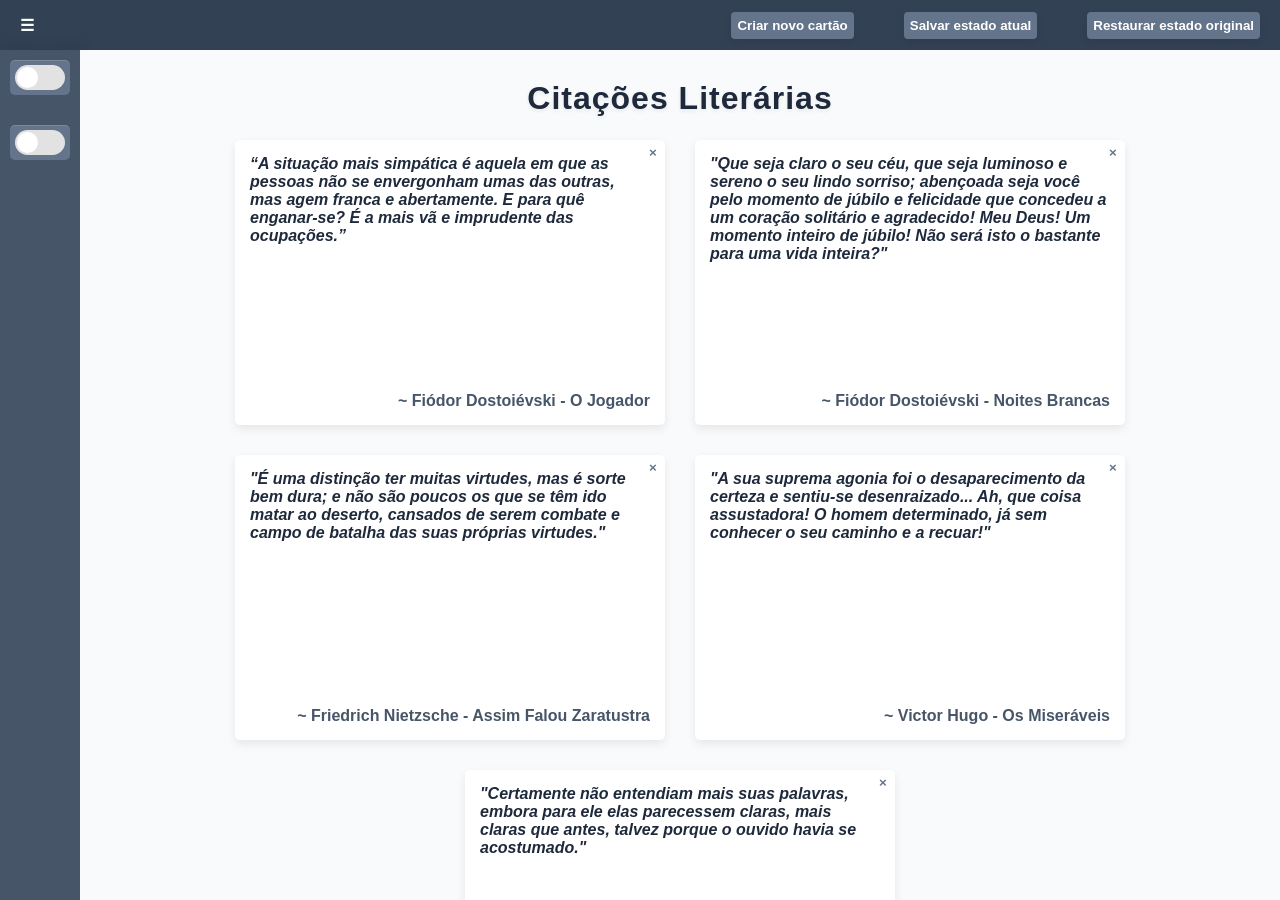
<file: index.html>
<!DOCTYPE html>
<html lang="pt-br">

<head>
    <meta charset="UTF-8">
    <meta name="viewport" content="width=device-width, initial-scale=1.0">
    <meta name="author" content="brunolimadsdev">
    <meta name="desciption" content="Sistema web criado com o objetivo de estudar DOM.">
    <meta name="keywords" content="citações, filosofia, literatura">
    <title>Citações Literárias</title>

    <link rel="stylesheet" href="style.css">
</head>

<body>
    <div id="container">
        <header>
            <label for="checkbox-nav">☰</label>
            <input type="checkbox" id="checkbox-nav">

            <div id="conjunto-botoes">
                <button id="criar-cartao">Criar novo cartão</button>
                <button id="salvar">Salvar estado atual</button>
                <button id="restaurar">Restaurar estado original</button>
            </div>
        </header>

        <div id="nav-main">
            <nav>
                <div id="conjunto-fonte">
                    <label for="fonte">Tamanho da fonte</label>

                    <div id="conjunto-valor">
                        <input type="range" id="fonte" min="14" max="18" value="16">
                        <span id="fonte-atual">16</span>
                    </div>
                </div>

                <div class="label-input">
                    <label for="noturno">Modo noturno</label>
                    <input type="checkbox" id="noturno" class="interruptor">
                </div>

                <div class="label-input">
                    <label for="contraste">Alto contraste</label>
                    <input type="checkbox" id="contraste" class="interruptor">
                </div>
            </nav>

            <main id="principal">
                <h1>Citações Literárias</h1>

                <div class="cartao">
                    <button class="excluir">×</button>
                    <p><i>“A situação mais simpática é aquela em que as pessoas não se envergonham umas das outras, mas agem franca e abertamente. E para quê enganar-se? É a mais vã e imprudente das ocupações.”</i></p>
                    <span>~ Fiódor Dostoiévski - O Jogador</span>
                </div>

                <div class="cartao">
                    <button class="excluir">×</button>
                    <p><i>"Que seja claro o seu céu, que seja luminoso e sereno o seu lindo sorriso; abençoada seja você pelo momento de júbilo e felicidade que concedeu a um coração solitário e agradecido! Meu Deus! Um momento inteiro de júbilo! Não será isto o bastante para uma vida inteira?"</i></p>
                    <span>~ Fiódor Dostoiévski - Noites Brancas</span>
                </div>

                <div class="cartao">
                    <button class="excluir">×</button>
                    <p><i>"É uma distinção ter muitas virtudes, mas é sorte bem dura; e não são poucos os que se têm ido matar ao deserto, cansados de serem combate e campo de batalha das suas próprias virtudes."</i></p>
                    <span>~ Friedrich Nietzsche - Assim Falou Zaratustra</span>
                </div>

                <div class="cartao">
                    <button class="excluir">×</button>
                    <p><i>"A sua suprema agonia foi o desaparecimento da certeza e sentiu-se desenraizado... Ah, que coisa assustadora! O homem determinado, já sem conhecer o seu caminho e a recuar!"</i></p>
                    <span>~ Victor Hugo - Os Miseráveis</span>
                </div>

                <div class="cartao">
                    <button class="excluir">×</button>
                    <p><i>"⁠Certamente não entendiam mais suas palavras, embora para ele elas parecessem claras, mais claras que antes, talvez porque o ouvido havia se acostumado."</i></p>
                    <span>~ Franz Kafka - A Metamorfose</span>
                </div>
            </main>
        </div>
    </div>

    <script src="script.js"></script>
</body>

</html>
</file>
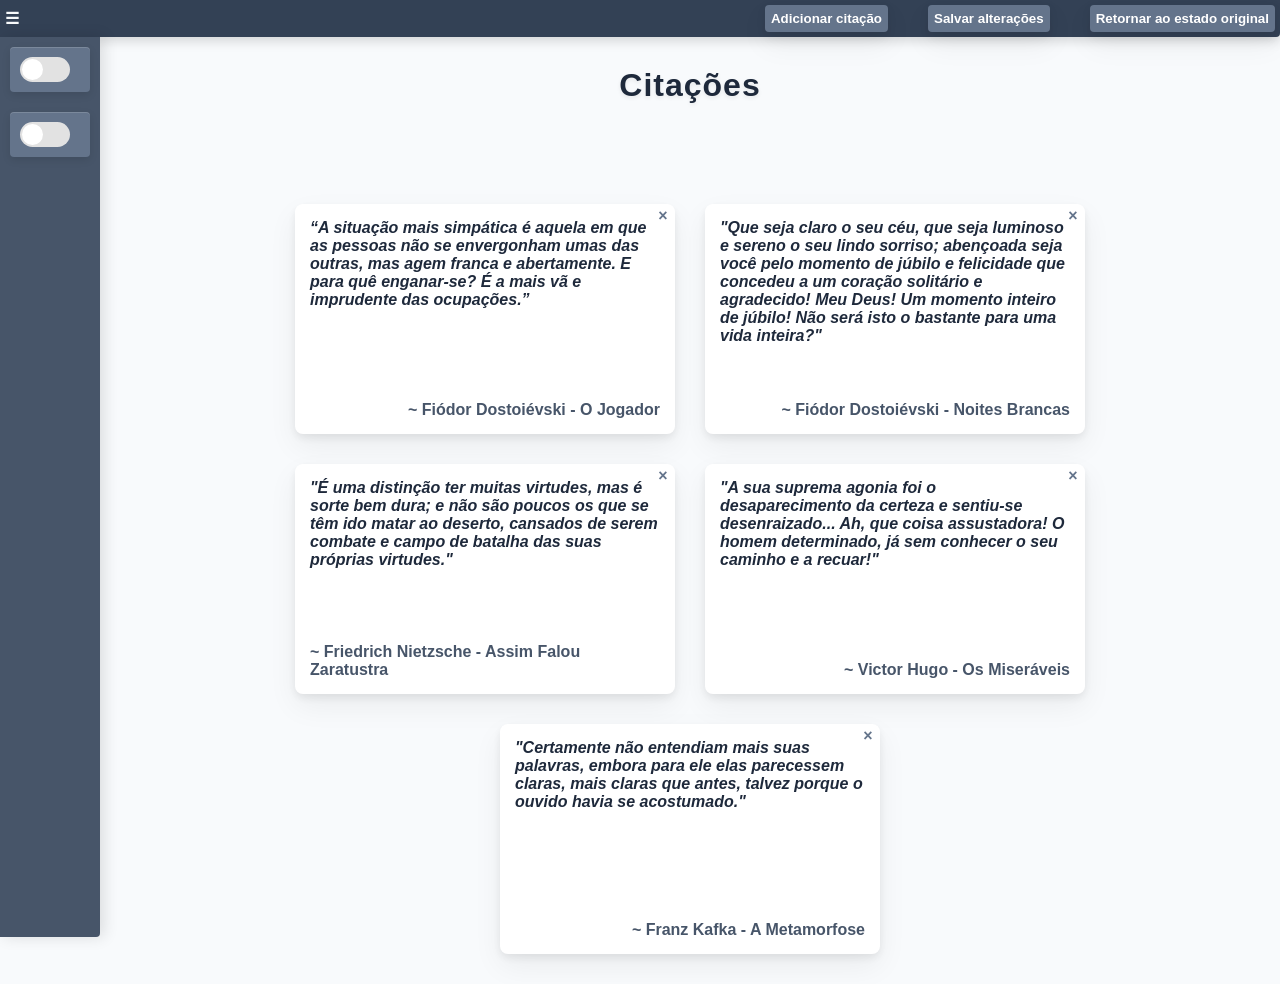
<file: citacoes.html>
<!DOCTYPE html>
<html lang="pt-br">

<head>
    <meta charset="UTF-8">
    <meta name="viewport" content="width=device-width, initial-scale=1.0">
    <meta name="author" content="brunolimadsdev">
    <meta name="desciption" content="Site criado com o objetivo de estudar DOM e localStorage.">
    <meta name="keywords" content="citações, filosofia, literatura">
    <title>Citações</title>

    <link rel="stylesheet" href="citacoes.css">
</head>

<body>
    <div id="container">
        <header>
            <label for="expandir-sidebar" id="icone-expandir-sidebar">☰</label>
            <input type="checkbox" id="expandir-sidebar">

            <div id="conjunto-opcoes">
                <button id="nova-citacao">Adicionar citação</button>
                <button id="salvar-estado">Salvar alterações</button>
                <button id="resetar">Retornar ao estado original</button>
            </div>
        </header>

        <div id="uniao">
            <nav>
                <div id="div-fonte">
                    <label for="fonte">Tamanho da fonte</label>

                    <div id="mostrar-valor">
                        <input type="range" id="fonte" min="12" max="20" value="16">
                        <span id="valor-fonte">16</span>
                    </div>
                </div>

                <div class="div-interruptores">
                    <label for="noturno">Modo noturno</label>
                    <input type="checkbox" id="noturno" class="interruptor">
                </div>

                <div class="div-interruptores">
                    <label for="contraste">Alto contraste</label>
                    <input type="checkbox" id="contraste" class="interruptor">
                </div>
            </nav>
            
            <main>
                <h1>Citações</h1>

                <div id="expositor-citacoes">
                    <div class="cartao">
                        <button class="apagar-cartao">×</button>
                        <p><i>“A situação mais simpática é aquela em que as pessoas não se envergonham umas das outras, mas agem franca e abertamente. E para quê enganar-se? É a mais vã e imprudente das ocupações.”</i></p>
                        <span>~ Fiódor Dostoiévski - O Jogador</span>
                    </div>

                    <div class="cartao">
                        <button class="apagar-cartao">×</button>
                        <p><i>"Que seja claro o seu céu, que seja luminoso e sereno o seu lindo sorriso; abençoada seja você pelo momento de júbilo e felicidade que concedeu a um coração solitário e agradecido! Meu Deus! Um momento inteiro de júbilo! Não será isto o bastante para uma vida inteira?"</i></p>
                        <span>~ Fiódor Dostoiévski - Noites Brancas</span>
                    </div>

                    <div class="cartao">
                        <button class="apagar-cartao">×</button>
                        <p><i>"É uma distinção ter muitas virtudes, mas é sorte bem dura; e não são poucos os que se têm ido matar ao deserto, cansados de serem combate e campo de batalha das suas próprias virtudes."</i></p>
                        <span>~ Friedrich Nietzsche - Assim Falou Zaratustra</span>
                    </div>

                    <div class="cartao">
                        <button class="apagar-cartao">×</button>
                        <p><i>"A sua suprema agonia foi o desaparecimento da certeza e sentiu-se desenraizado... Ah, que coisa assustadora! O homem determinado, já sem conhecer o seu caminho e a recuar!"</i></p>
                        <span>~ Victor Hugo - Os Miseráveis</span>
                    </div>

                    <div class="cartao">
                        <button class="apagar-cartao">×</button>
                        <p><i>"⁠Certamente não entendiam mais suas palavras, embora para ele elas parecessem claras, mais claras que antes, talvez porque o ouvido havia se acostumado."</i></p>
                        <span>~ Franz Kafka - A Metamorfose</span>
                    </div>
                </div>
            </main>
        </div>
    </div>

    <script src="citacoes.js"></script>
</body>

</html>
</file>
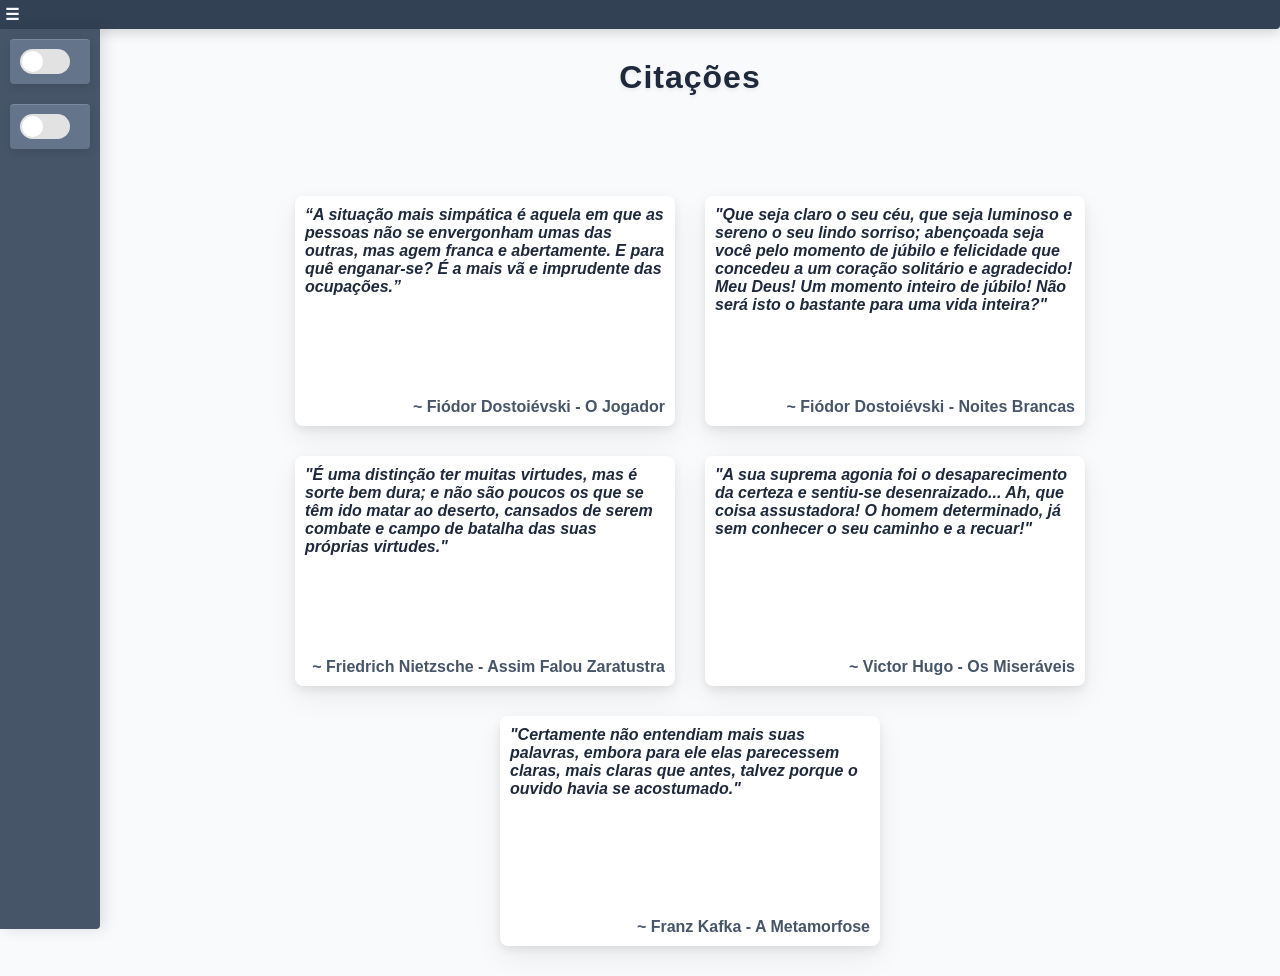
<file: teste.html>
<!DOCTYPE html>
<html lang="pt-br">

<head>
    <meta charset="UTF-8">
    <meta name="viewport" content="width=device-width, initial-scale=1.0">
    <title>Praticando DOM e localStorage</title>

    <link rel="stylesheet" href="teste.css">
</head>

<body>
    <div id="container">
        <header>
            <label for="expandir-sidebar" id="icone-expandir-sidebar">☰</label>
            <input type="checkbox" id="expandir-sidebar">
        </header>

        <div id="uniao">
            <nav>
                <div id="div-fonte">
                    <label for="fonte">Tamanho da fonte</label>

                    <div id="mostrar-valor">
                        <input type="range" id="fonte" min="12" max="20" value="16">
                        <span id="valor-fonte">16</span>
                    </div>
                </div>

                <div class="div-interruptores">
                    <label for="noturno">Modo noturno</label>
                    <input type="checkbox" id="noturno" class="interruptor">
                </div>

                <div class="div-interruptores">
                    <label for="contraste">Alto contraste</label>
                    <input type="checkbox" id="contraste" class="interruptor">
                </div>
            </nav>
            
            <main>
                <h1>Citações</h1>

                <div id="expositor-citações">
                    <div class="cartao">
                        <p><i>“A situação mais simpática é aquela em que as pessoas não se envergonham umas das outras, mas agem franca e abertamente. E para quê enganar-se? É a mais vã e imprudente das ocupações.”</i></p>
                        <span>~ Fiódor Dostoiévski - O Jogador</span>
                    </div>

                    <div class="cartao">
                        <p><i>"Que seja claro o seu céu, que seja luminoso e sereno o seu lindo sorriso; abençoada seja você pelo momento de júbilo e felicidade que concedeu a um coração solitário e agradecido! Meu Deus! Um momento inteiro de júbilo! Não será isto o bastante para uma vida inteira?"</i></p>
                        <span>~ Fiódor Dostoiévski - Noites Brancas</span>
                    </div>

                    <div class="cartao">
                        <p><i>"É uma distinção ter muitas virtudes, mas é sorte bem dura; e não são poucos os que se têm ido matar ao deserto, cansados de serem combate e campo de batalha das suas próprias virtudes."</i></p>
                        <span>~ Friedrich Nietzsche - Assim Falou Zaratustra</span>
                    </div>

                    <div class="cartao">
                        <p><i>"A sua suprema agonia foi o desaparecimento da certeza e sentiu-se desenraizado... Ah, que coisa assustadora! O homem determinado, já sem conhecer o seu caminho e a recuar!"</i></p>
                        <span>~ Victor Hugo - Os Miseráveis</span>
                    </div>

                    <div class="cartao">
                        <p><i>"⁠Certamente não entendiam mais suas palavras, embora para ele elas parecessem claras, mais claras que antes, talvez porque o ouvido havia se acostumado."</i></p>
                        <span>~ Franz Kafka - A Metamorfose</span>
                    </div>
                </div>
            </main>
        </div>
    </div>

    <script src="teste.js"></script>
</body>

</html>
</file>
<file: style.css>
* {
    box-sizing: border-box;
    margin: 0;
    padding: 0;
}

body {
    font-family: 'Gill Sans', 'Gill Sans MT', Calibri, 'Trebuchet MS', sans-serif;
    font-weight: bold;
    color: #1e293b;
}

#container {
    display: flex;
    flex-direction: column;
    height: 100dvh;
    overflow: hidden;
}

/* HEADER */
header {
    user-select: none;
    display: flex;
    flex-direction: row;
    justify-content: space-between;
    align-items: center;

    padding: 20px;

    width: 100%;
    height: 50px;

    background-color: #334155;
    color: #f8fafc;
}

header label {
    cursor: pointer;
    transition: 0.3s ease;
}

header label:hover {
    color: #93c5fd;
}

#container:has(#checkbox-nav:checked) header label {
    transform: rotate(90deg);
}

header button {
    border: none;
    user-select: none;
    font-weight: bold;

    padding: 6px;
    border-radius: 4px;

    background-color: #64748b;
    color: #fff;
    box-shadow: 0 4px 10px rgba(0,0,0,0.08);
    transition: 0.2s ease;
}

header button:hover {
    cursor: pointer;
    transform: translateY(-2px);
    box-shadow: 0 8px 20px rgba(0,0,0,0.12);
}

#checkbox-nav {
    display: none;
}

#conjunto-botoes {
    display: flex;
    flex-direction: row;

    gap: 50px;
}

/* NAV */
#nav-main {
    flex: 1;
    min-height: 0; /*Salvador da patria. Estudar ele */
    display: flex;
    flex-direction: row;
}

nav {
    user-select: none;
    display: flex;
    flex-direction: column;
    align-items: center;

    width: 80px;

    padding: 10px;
    gap: 30px;

    background-color: #475569;
    color: #f8fafc;
    box-shadow: 4px 0 15px rgba(0,0,0,0.12);
    transition: 0.3s ease;
}

#container:has(#checkbox-nav:checked) nav {
    width: 250px;
}

#conjunto-fonte {
    display: none;
    flex-direction: column;
    justify-content: center;
    align-items: center;

    border-radius: 5px;
    padding: 5px;
    gap: 20px;

    width: 100%;

    background-color: #64748b;
    color: #f8fafc;
    box-shadow: 2px 2px 8px rgba(0,0,0,0.15);
}

#container:has(#checkbox-nav:checked) #conjunto-fonte {
    display: flex;
}

#conjunto-valor {
    display: flex;
    flex-direction: row;
    justify-content: space-between;

    width: 90%;
}

#fonte-atual {
    border-radius: 5px;
    padding: 5px;

    background-color: #334155;
}

#fonte {
    cursor: grab;
}

#fonte:active {
    cursor: grabbing;
}

.label-input {
    display: flex;
    flex-direction: row;
    justify-content: center;
    align-items: center;

    border-radius: 5px;
    padding: 5px;

    width: 100%;

    background-color: #64748b;
    box-shadow: inset 0 1px 0 rgba(255,255,255,0.15);
}

#container:has(#checkbox-nav:checked) .label-input {
    justify-content: space-between;
}

.label-input label {
    display: none;
}

#container:has(#checkbox-nav:checked) .label-input label {
    display: flex;
}

.interruptor {
    cursor: pointer;
    appearance: none;
    -webkit-appearance: none;

    width: 50px;
    height: 25px;

    border-radius: 25px;
    position: relative;
    cursor: pointer;

    background-color: rgb(226, 226, 226);
    transition: 0.3s;
}

.interruptor:checked {
    background-color: #3b82f6;
    box-shadow: 0 0 10px rgba(59,130,246,0.5);
}

.interruptor::before {
    content: "";
    position: absolute;

    width: 21px;
    height: 21px;

    border-radius: 50%;
    top: 2px;
    left: 2px;

    background-color: white;
    transition: 0.3s;
}

.interruptor:checked::before {
    transform: translateX(25px);
}

/* MAIN */
main {
    flex: 1;
    position: relative;
    display: flex;
    flex-wrap: wrap;
    justify-content: center;
    align-items: center;
    overflow-y: auto;

    gap: 30px;
    padding: 90px 20px 20px;

    background-color: #f8fafc;
}

main h1 {
    position: absolute;
    user-select: none;
    letter-spacing: 1px;

    top: 30px;

    color: #1e293b;
    text-shadow: 0 2px 4px rgba(0,0,0,0.08);
}

.cartao {
    position: relative;
    display: flex;
    flex-direction: column;
    align-items: center;

    border-radius: 5px;
    padding: 15px;

    width: 430px;
    height: 285px;

    background-color: #ffffff;
    color: #1e293b;
    box-shadow: 0 4px 10px rgba(0,0,0,0.08);
    transition: 0.3s ease;
}

.cartao:hover {
    transform: translateY(-6px);
    box-shadow: 0 8px 20px rgba(0,0,0,0.12);
}

.excluir {
    user-select: none;
    position: absolute;
    cursor: pointer;
    font-weight: bold;

    border: none;
    border-radius: 5px;
    top: 0;
    right: 0;
    width: 24px;
    height: 24px;

    background-color: transparent;
    color: #64748b;
    transition: 0.2s ease;
}

.excluir:hover {
    color: #ef4444;
}

.cartao span {
    margin-top: auto;
    align-self: flex-end;
    color: #475569;
}

/* MODO NOTURNO */
.modo-noturno main {
    background-color: #121826;
    color: #e5e7eb;
}

.modo-noturno header {
    background-color: #1e293b;
    color: #e5e7eb;
}

.modo-noturno header button {
    background-color: #374151;
}

.modo-noturno nav {
    background-color: #1f2937;
}

.modo-noturno #fonte-atual,
.modo-noturno .label-input,
.modo-noturno #container:has(#checkbox-nav:checked) #conjunto-fonte {
    background-color: #374151;
    color: #e5e7eb;
}

.modo-noturno h1 {
    color: #f9fafb;
    text-shadow: 0 2px 8px rgba(59,130,246,0.25);
}

.modo-noturno .cartao {
    background-color: #1f2937;
    color: #e5e7eb;
    box-shadow: 0 10px 25px rgba(0,0,0,0.4);
}

.modo-noturno .cartao span {
    color: #cbd5e1;
}

.modo-noturno .cartao:hover {
    box-shadow: 0 10px 25px rgba(0,0,0,0.6);
}

.modo-noturno .interruptor {
    background-color: #4b5563;
}

.modo-noturno .interruptor:checked {
    background-color: #60a5fa;
    box-shadow: 0 0 12px rgba(96,165,250,0.5);
}

.modo-noturno input[type="range"] {
    accent-color: #3b82f6;
}

/* ALTO CONTRASTE */
.alto-contraste main {
    background-color: #000;
    color: #fff;
}

.alto-contraste header {
    background-color: #000;
    color: #ffff00;
    border-bottom: 2px solid #ffff00;
}

.alto-contraste header button {
    background-color: transparent;
    border: solid, #ffff00;
}

.alto-contraste header button:hover {
    border-color: #fff;
}

.alto-contraste nav {
    background-color: #000;
    color: #ffff00;
    width: 90px;
    border-right: 2px solid #ffff00;
    box-shadow: none;
}

.alto-contraste #fonte-atual {
    background-color: #ffff00;
    color: #000;
    box-shadow: none;
}

.alto-contraste .label-input,
.alto-contraste #container:has(#checkbox-nav:checked) #conjunto-fonte {
    background-color: #000;
    color: #ffff00;
    border: 2px solid #ffff00;
    box-shadow: none;
}

.alto-contraste .cartao {
    background-color: #000;
    color: #fff;
    border: 3px solid #ffff00;
    box-shadow: none;
}

.alto-contraste .cartao span,
.alto-contraste h1 {
    color: #ffff00;
}

.alto-contraste .cartao:hover {
    border-color: #fff;
}

.alto-contraste .excluir {
    border: none;
    background-color: transparent;
    color: #ffff00;

    transition: 0.2s;
}

.alto-contraste .excluir:hover {
    color: #fff;
}

.alto-contraste .interruptor {
    background-color: #fff;
}

.alto-contraste .interruptor::before {
    background-color: #000;
}

.alto-contraste .interruptor:checked {
    background-color: #ffff00;
    box-shadow: 0 0 15px rgba(255,255,0,0.8);
}

.alto-contraste input[type="range"] {
    accent-color: #ffff00;
}

.alto-contraste header label:hover {
    color: #fff;
}

/* DISPOSITIVOS MOVEIS */
@media (max-width: 768px) {
    header {
        z-index: 1; /* define a profundida de um elemento html em relação aos outros */
    }

    #conjunto-botoes {
        gap: 15px;
    }

    #nav-main {
        flex-direction: column;
    }

    nav {
        flex-direction: row;
        width: 100%;
        height: 0;
        padding: 0;
        gap: 0;
    }

    #conjunto-valor {
        width: 100%;
        gap: 8px;
    }

    .alto-contraste nav {
        width: 100%;
        border-right: 0;
    }

    .label-input {
        display: none;
    }

    #container:has(#checkbox-nav:checked) nav {
        width: 100%;
        height: 150px;
        padding: 20px;
        gap: 20px;
    }

    #container:has(#checkbox-nav:checked) .label-input {
        display: flex;
        flex-direction: column;
        justify-content: center;
        align-items: center;
        text-align: center;
        height: 115px;
        gap: 25px;
    }

    #conjunto-fonte {
        height: 115px;
    }
}

@media (max-width: 720px) {
    header {
        height: 65px;
    }

    header button {
        width: 150px;
        padding: 3px;
    }
    
    #container:has(#checkbox-nav:checked) nav {
        padding: 5px;
        gap: 5px;
    }
}

@media (max-width: 570px) {
    header button {
        width: 120px;
        padding: 1px;
    }

    #conjunto-botoes {
        gap: 5px;
    }
}

@media (max-width: 480px) {
    header {
        padding: 3px 3px 3px 5px;
    }

    header button {
        width: 100px;
        padding: 2px;
        font-size: 12px;
    }

    #container:has(#checkbox-nav:checked) nav {
        padding: 3px;
        gap: 3px;
    }
}
</file>
<file: citacoes.css>
* {
    box-sizing: border-box;
    margin: 0;
    padding: 0;
}

body {
    font-family: 'Gill Sans', 'Gill Sans MT', Calibri, 'Trebuchet MS', sans-serif;
    font-weight: bold;
    color: #1e293b;
}

#container {
    display: flex;
    flex-direction: column;
    height: 100%;
    background-color: #f8fafc;
}

/* Faixa superior */
header {
    display: flex;
    flex-direction: row;
    justify-content: space-between;
    align-items: center;
    padding: 5px;
    width: 100%;
    border-radius: 0 0 4px 0;
    background-color: #334155;
    color: #f8fafc;
    box-shadow: 0 4px 12px rgba(0,0,0,0.15);
}

#expandir-sidebar {
    display: none;
}

#icone-expandir-sidebar {
    cursor: pointer;
    user-select: none;
    transition: transform 0.3s ease, color 0.3s ease;
}

#icone-expandir-sidebar:hover {
    color: #93c5fd;
}

#container:has(#expandir-sidebar:checked) #icone-expandir-sidebar {
    transform: rotate(90deg);
}

header button {
    border: none;
    user-select: none;
    background-color: #64748b;
    color: #fff;
    padding: 6px;
    font-weight: bold;
    border-radius: 4px;
    transition: 0.2s ease;
    box-shadow: 0 4px 10px rgba(0,0,0,0.08), 0 12px 30px rgba(0,0,0,0.06);
}

header button:hover {
    cursor: pointer;
    transform: translateY(-1px);
    box-shadow: 0 8px 20px rgba(0,0,0,0.12), 0 18px 40px rgba(0,0,0,0.10);
}

#conjunto-opcoes {
    display: flex;
    flex-direction: row;
    gap: 40px;
}

/* EXIBICAO PRINCIPAL */

#uniao {
    display: flex;
    flex-direction: row;
    flex: 1; /* faz "uniao ocupar apenas o espaço restante depois que o header tiver sua altura calculada. */
}

main {
    display: flex;
    flex-direction: column;
    justify-content: center;
    align-items: center;
    padding: 30px;
    gap: 100px;
    width: 100%;
}

main h1 {
    user-select: none;
    color: #1e293b;
    letter-spacing: 1px;
    text-shadow: 0 2px 4px rgba(0,0,0,0.08);
}

#expositor-citacoes {
    display: flex;
    flex-wrap: wrap;
    justify-content: center;
    align-items: center;
    gap: 30px;
}

main .cartao{
    position: relative;
    display: flex;
    flex-direction: column;
    justify-content: center;
    align-items: center; 
    padding: 15px;
    height: 230px;
    width: 380px;
    border-radius: 8px;
    background-color: #ffffff;
    color: #1e293b;
    box-shadow: 0 4px 10px rgba(0,0,0,0.08), 0 12px 30px rgba(0,0,0,0.06);
    transition: 0.3s ease;
}

main .cartao span {
    margin-top: auto;
    align-self: flex-end;
    color: #475569;
}

main .cartao:hover {
    transform: translateY(-6px);
    box-shadow: 0 8px 20px rgba(0,0,0,0.12), 0 18px 40px rgba(0,0,0,0.10);
}

.apagar-cartao {
    user-select: none;
    position: absolute;
    top: 0;
    right: 0;
    width: 24px;
    height: 24px;
    border: none;
    border-radius: 50%;
    cursor: pointer;
    font-size: 16px;
    font-weight: bold;
    background-color: transparent;
    color: #64748b;

    transition: 0.2s;
}

.apagar-cartao:hover {
    color: #ef4444;
}

/* SIDE BAR */
nav {
    position: sticky; /* Só precisei adicionar os tres primeiros para fazer a barra acompanhar a tela */
    top: 0;
    flex-shrink: 0;
    display: flex;
    flex-direction: column;
    align-items: center;
    height: 100dvh;
    width: 100px;
    padding: 10px;
    gap: 20px;
    border-radius: 0 0 4px 0;
    transition: 0.3s ease;
    background-color: #475569;
    color: #f8fafc;
    box-shadow: 4px 0 15px rgba(0,0,0,0.12);
}

nav label {
    display: none;
}

#div-fonte {
    user-select: none;
    display: none;
}

#fonte:hover {
    cursor: pointer;
}

#fonte:active {
    cursor: grab;
}

#mostrar-valor {
    display: flex;
    flex-direction: row;
    align-items: center;
    gap: 10px;
}

#valor-fonte {
    padding: 3px;
    border-radius: 4px;
    background-color: #64748b;
    color: #f8fafc;
    box-shadow: 2px 2px 8px rgba(0,0,0,0.15);
}

.div-interruptores {
    display: flex;
    flex-direction: row;
    justify-content: space-between;
    align-items: center;
    user-select: none;
    padding: 10px;
    gap: 20px;
    width: 100%;
    border-radius: 4px;
    background-color: #64748b;
    box-shadow: inset 0 1px 0 rgba(255,255,255,0.15), 0 3px 8px rgba(0,0,0,0.10);
}

#container:has(#expandir-sidebar:checked) nav {
    width: 250px;
}

#container:has(#expandir-sidebar:checked) nav label {
    display: flex;
}

#container:has(#expandir-sidebar:checked) #div-fonte {
    display: flex;
    flex-direction: column;
    align-items: center;
    padding: 10px;
    gap: 10px;
    width: 100%;
    border-radius: 4px;
    background-color: #64748b;
    box-shadow: inset 0 1px 0 rgba(255,255,255,0.15), 0 3px 8px rgba(0,0,0,0.10);
}

/* INTERRUPTORES */
.interruptor {
    appearance: none;
    -webkit-appearance: none;
    width: 50px;
    height: 25px;
    background-color: rgb(226, 226, 226);
    border-radius: 25px;
    position: relative;
    cursor: pointer;
    transition: 0.3s;
}

.interruptor:checked {
    background-color: #3b82f6;
    box-shadow: 0 0 10px rgba(59,130,246,0.5);
}

.interruptor::before {
    content: "";
    width: 21px;
    height: 21px;
    background-color: white;
    border-radius: 50%;
    position: absolute;
    top: 2px;
    left: 2px;
    transition: 0.3s;
}

.interruptor:checked::before {
    transform: translateX(25px);
}

/* MODO NOTURNO */
.modo-noturno #container {
    background-color: #121826;
    color: #e5e7eb;
}

.modo-noturno header {
    background-color: #1e293b;
    color: #e5e7eb;
}

.modo-noturno header button {
    background-color: #374151;
}

.modo-noturno nav {
    background-color: #1f2937;
}

.modo-noturno #valor-fonte,
.modo-noturno .div-interruptores,
.modo-noturno #container:has(#expandir-sidebar:checked) #div-fonte {
    background-color: #374151;
    color: #e5e7eb;
}

.modo-noturno h1 {
    color: #f9fafb;
    text-shadow: 0 2px 8px rgba(59,130,246,0.25);
}

.modo-noturno .cartao {
    background-color: #1f2937;
    color: #e5e7eb;
    box-shadow: 0 10px 25px rgba(0,0,0,0.4);
}

.modo-noturno .cartao span {
    color: #cbd5e1;
}

.modo-noturno .cartao:hover {
    box-shadow: 0 10px 25px rgba(0,0,0,0.6);
}

.modo-noturno .interruptor {
    background-color: #4b5563;
}

.modo-noturno .interruptor:checked {
    background-color: #60a5fa;
    box-shadow: 0 0 12px rgba(96,165,250,0.5);
}

.modo-noturno input[type="range"] {
    accent-color: #3b82f6;
}

/* ALTO CONTRASTE */
.alto-contraste #container {
    background-color: #000;
    color: #fff;
}

.alto-contraste header {
    background-color: #000;
    color: #ffff00;
    border-bottom: 2px solid #ffff00;
}

.alto-contraste header button {
    background-color: transparent;
    border: solid, #ffff00;
}

.alto-contraste header button:hover {
    border-color: #fff;
}

.alto-contraste nav {
    background-color: #000;
    color: #ffff00;
    border-right: 2px solid #ffff00;
    box-shadow: none;
}

.alto-contraste #valor-fonte {
    background-color: #ffff00;
    color: #000;
    box-shadow: none;
}

.alto-contraste .div-interruptores,
.alto-contraste #container:has(#expandir-sidebar:checked) #div-fonte {
    background-color: #000;
    color: #ffff00;
    border: 2px solid #ffff00;
    box-shadow: none;
}

.alto-contraste .cartao {
    background-color: #000;
    color: #fff;
    border: 3px solid #ffff00;
    box-shadow: none;
}

.alto-contraste .cartao span,
.alto-contraste h1 {
    color: #ffff00;
}

.alto-contraste .cartao:hover {
    border-color: #fff;
}

.alto-contraste .apagar-cartao {
    border: none;
    background-color: transparent;
    color: #ffff00;

    transition: 0.2s;
}

.alto-contraste .apagar-cartao:hover {
    color: #fff;
}

.alto-contraste .interruptor {
    background-color: #fff;
}

.alto-contraste .interruptor::before {
    background-color: #000;
}

.alto-contraste .interruptor:checked {
    background-color: #ffff00;
    box-shadow: 0 0 15px rgba(255,255,0,0.8);
}

.alto-contraste input[type="range"] {
    accent-color: #ffff00;
}

.alto-contraste *:focus {
    outline: 3px solid #ffff00;
    outline-offset: 3px;
}

.alto-contraste #icone-expandir-sidebar:hover {
    color: #ffff00;
}

/* TABLETS E CELULARES */
@media (max-width: 768px) {

    /* Estrutura principal */
    #uniao {
        flex-direction: column;
    }

    /* Header */
    header {
        padding: 10px;
    }

    header button {
        padding: 4px;
    }

    #conjunto-opcoes {
        gap: 14px;
    }

    /* Sidebar */
    nav {
        display: none;
        position: static;
        width: 100%;
        height: auto;
        flex-direction: column;
        justify-content: center;
        flex-wrap: wrap;
        gap: 10px;
        border-radius: 0;
    }

    #container:has(#expandir-sidebar:checked) nav {
        display: flex;
        width: 100%;
    }

    nav label {
        display: flex;
    }

    #div-fonte {
        display: flex;
        flex-direction: column;
        width: 100%;
        max-width: 300px;
    }

    #mostrar-valor {
        width: 100%;
        justify-content: center;
    }

    #fonte {
        width: 100%;
    }

    .div-interruptores {
        width: 100%;
        max-width: 300px;
    }

    /* Conteúdo principal */
    main {
        padding: 15px;
        gap: 40px;
    }

    main h1 {
        text-align: center;
    }

    /* Expositor */
    #expositor-citacoes {
        width: 100%;
        gap: 20px;
    }

    /* Cartões */
    main .cartao {
        width: 100%;
        max-width: 100%;
        height: auto;
        min-height: 180px;
    }

    main .cartao p {
        line-height: 1.5;
    }
}

/* CELULARES PEQUENOS */
@media (max-width: 480px) {

    html {
        font-size: 14px;
    }

    header button {
        padding: 3px;
    }

    #conjunto-opcoes {
        gap: 8px;
    }

    main {
        padding: 10px;
        gap: 25px;
    }

    main .cartao {
        padding: 15px;
    }

    main .cartao span {
        margin-top: 15px;
        text-align: right;
        font-size: 0.85rem;
    }

    .div-interruptores {
        padding: 8px;
        gap: 10px;
    }

    #div-fonte {
        padding: 8px;
    }

    nav {
        padding: 8px;
    }
}
</file>
<file: teste.css>
* {
    box-sizing: border-box;
    margin: 0;
    padding: 0;
}

body {
    font-family: 'Gill Sans', 'Gill Sans MT', Calibri, 'Trebuchet MS', sans-serif;
    font-weight: bold;
    color: #1e293b;
}

#container {
    display: flex;
    flex-direction: column;
    height: 100%;
    background-color: #f8fafc;
}

/* Faixa superior */
header {
    display: flex;
    flex-direction: row;
    align-items: center;
    padding: 5px;
    width: 100%;
    border-radius: 0 0 4px 0;
    background-color: #334155;
    color: #f8fafc;
    box-shadow: 0 4px 12px rgba(0,0,0,0.15);
}

#expandir-sidebar {
    display: none;
}

#icone-expandir-sidebar {
    cursor: pointer;
    user-select: none;
    transition: transform 0.3s ease, color 0.3s ease;
}

#icone-expandir-sidebar:hover {
    color: #93c5fd;
}

#container:has(#expandir-sidebar:checked) #icone-expandir-sidebar {
    transform: rotate(90deg);
}

/* EXIBICAO PRINCIPAL */

#uniao {
    display: flex;
    flex-direction: row;
    flex: 1; /* faz "uniao ocupar apenas o espaço restante depois que o header tiver sua altura calculada. */
}

main {
    display: flex;
    flex-direction: column;
    justify-content: center;
    align-items: center;
    padding: 30px;
    gap: 100px;
    width: 100%;
}

main h1 {
    color: #1e293b;
    letter-spacing: 1px;
    text-shadow: 0 2px 4px rgba(0,0,0,0.08);
}

#expositor-citações {
    display: flex;
    flex-wrap: wrap;
    justify-content: center;
    align-items: center;
    gap: 30px;
}

main .cartao{
    display: flex;
    flex-direction: column;
    justify-content: center;
    align-items: center;
    padding: 10px;
    height: 230px;
    width: 380px;
    border-radius: 8px;
    background-color: #ffffff;
    color: #1e293b;
    box-shadow: 0 4px 10px rgba(0,0,0,0.08), 0 12px 30px rgba(0,0,0,0.06);
    transition: 0.3s ease;
}

main .cartao span {
    margin-top: auto;
    align-self: flex-end;
    color: #475569;
}

main .cartao:hover {
    transform: translateY(-6px);
    box-shadow: 0 8px 20px rgba(0,0,0,0.12), 0 18px 40px rgba(0,0,0,0.10);
}

/* SIDE BAR */
nav {
    position: sticky; /* Só precisei adicionar os tres primeiros para fazer a barra acompanhar a tela */
    top: 0;
    flex-shrink: 0;
    display: flex;
    flex-direction: column;
    align-items: center;
    height: 100dvh;
    width: 100px;
    padding: 10px;
    gap: 20px;
    border-radius: 0 0 4px 0;
    transition: 0.3s ease;
    background-color: #475569;
    color: #f8fafc;
    box-shadow: 4px 0 15px rgba(0,0,0,0.12);
}

nav label {
    display: none;
}

#div-fonte {
    display: none;
}

#fonte:hover {
    cursor: pointer;
}

#fonte:active {
    cursor: grab;
}

#mostrar-valor {
    display: flex;
    flex-direction: row;
    align-items: center;
    gap: 10px;
}

#valor-fonte {
    padding: 3px;
    border-radius: 4px;
    background-color: #64748b;
    color: #f8fafc;
    box-shadow: 2px 2px 8px rgba(0,0,0,0.15);
}

.div-interruptores {
    display: flex;
    flex-direction: row;
    justify-content: space-between;
    align-items: center;
    user-select: none;
    padding: 10px;
    gap: 20px;
    width: 100%;
    border-radius: 4px;
    background-color: #64748b;
    box-shadow: inset 0 1px 0 rgba(255,255,255,0.15), 0 3px 8px rgba(0,0,0,0.10);
}

#container:has(#expandir-sidebar:checked) nav {
    width: 250px;
}

#container:has(#expandir-sidebar:checked) nav label {
    display: flex;
}

#container:has(#expandir-sidebar:checked) #div-fonte {
    display: flex;
    flex-direction: column;
    align-items: center;
    padding: 10px;
    gap: 10px;
    width: 100%;
    border-radius: 4px;
    background-color: #64748b;
    box-shadow: inset 0 1px 0 rgba(255,255,255,0.15), 0 3px 8px rgba(0,0,0,0.10);
}

/* INTERRUPTORES */
.interruptor {
    appearance: none;
    -webkit-appearance: none;
    width: 50px;
    height: 25px;
    background-color: rgb(226, 226, 226);
    border-radius: 25px;
    position: relative;
    cursor: pointer;
    transition: 0.3s;
}

.interruptor:checked {
    background-color: #3b82f6;
    box-shadow: 0 0 10px rgba(59,130,246,0.5);
}

.interruptor::before {
    content: "";
    width: 21px;
    height: 21px;
    background-color: white;
    border-radius: 50%;
    position: absolute;
    top: 2px;
    left: 2px;
    transition: 0.3s;
}

.interruptor:checked::before {
    transform: translateX(25px);
}

/* MODO NOTURNO */
.modo-noturno #container {
    background-color: #121826;
    color: #e5e7eb;
}

.modo-noturno header {
    background-color: #1e293b;
    color: #e5e7eb;
}

.modo-noturno nav {
    background-color: #1f2937;
}

.modo-noturno #valor-fonte,
.modo-noturno .div-interruptores,
.modo-noturno #container:has(#expandir-sidebar:checked) #div-fonte {
    background-color: #374151;
    color: #e5e7eb;
}

.modo-noturno h1 {
    color: #f9fafb;
    text-shadow: 0 2px 8px rgba(59,130,246,0.25);
}

.modo-noturno .cartao {
    background-color: #1f2937;
    color: #e5e7eb;
    box-shadow: 0 10px 25px rgba(0,0,0,0.4);
}

.modo-noturno .cartao span {
    color: #cbd5e1;
}

.modo-noturno .cartao:hover {
    box-shadow: 0 10px 25px rgba(0,0,0,0.6);
}

.modo-noturno .interruptor {
    background-color: #4b5563;
}

.modo-noturno .interruptor:checked {
    background-color: #60a5fa;
    box-shadow: 0 0 12px rgba(96,165,250,0.5);
}

.modo-noturno input[type="range"] {
    accent-color: #3b82f6;
}

/* ALTO CONTRASTE */
.alto-contraste #container {
    background-color: #000;
    color: #fff;
}

.alto-contraste header {
    background-color: #000;
    color: #ffff00;
    border-bottom: 2px solid #ffff00;
}

.alto-contraste nav {
    background-color: #000;
    color: #ffff00;
    border-right: 2px solid #ffff00;
    box-shadow: none;
}

.alto-contraste #valor-fonte {
    background-color: #ffff00;
    color: #000;
    box-shadow: none;
}

.alto-contraste .div-interruptores,
.alto-contraste #container:has(#expandir-sidebar:checked) #div-fonte {
    background-color: #000;
    color: #ffff00;
    border: 2px solid #ffff00;
    box-shadow: none;
}

.alto-contraste .cartao {
    background-color: #000;
    color: #fff;
    border: 3px solid #ffff00;
    box-shadow: none;
}

.alto-contraste .cartao span,
.alto-contraste h1 {
    color: #ffff00;
}

.alto-contraste .cartao:hover {
    border-color: #fff;
}

.alto-contraste .interruptor {
    background-color: #fff;
}

.alto-contraste .interruptor::before {
    background-color: #000;
}

.alto-contraste .interruptor:checked {
    background-color: #ffff00;
    box-shadow: 0 0 15px rgba(255,255,0,0.8);
}

.alto-contraste input[type="range"] {
    accent-color: #ffff00;
}

.alto-contraste *:focus {
    outline: 3px solid #ffff00;
    outline-offset: 3px;
}

.alto-contraste #icone-expandir-sidebar:hover {
    color: #ffff00;
}

/* TABLETS E CELULARES */
@media (max-width: 768px) {

    /* Estrutura principal */
    #uniao {
        flex-direction: column;
    }

    /* Header */
    header {
        padding: 10px;
    }

    /* Sidebar */
    nav {
        display: none;
        position: static;
        width: 100%;
        height: auto;
        flex-direction: column;
        justify-content: center;
        flex-wrap: wrap;
        gap: 10px;
        border-radius: 0;
    }

    #container:has(#expandir-sidebar:checked) nav {
        display: flex;
        width: 100%;
    }

    nav label {
        display: flex;
    }

    #div-fonte {
        display: flex;
        flex-direction: column;
        width: 100%;
        max-width: 300px;
    }

    #mostrar-valor {
        width: 100%;
        justify-content: center;
    }

    #fonte {
        width: 100%;
    }

    .div-interruptores {
        width: 100%;
        max-width: 300px;
    }

    /* Conteúdo principal */
    main {
        padding: 15px;
        gap: 40px;
    }

    main h1 {
        text-align: center;
    }

    /* Expositor */
    #expositor-citações {
        width: 100%;
        gap: 20px;
    }

    /* Cartões */
    main .cartao {
        width: 100%;
        max-width: 100%;
        height: auto;
        min-height: 180px;
    }

    main .cartao p {
        line-height: 1.5;
    }
}

/* CELULARES PEQUENOS */
@media (max-width: 480px) {

    html {
        font-size: 14px;
    }

    main {
        padding: 10px;
        gap: 25px;
    }

    main .cartao {
        padding: 15px;
    }

    main .cartao span {
        margin-top: 15px;
        text-align: right;
        font-size: 0.85rem;
    }

    .div-interruptores {
        padding: 8px;
        gap: 10px;
    }

    #div-fonte {
        padding: 8px;
    }

    nav {
        padding: 8px;
    }
}
</file>
